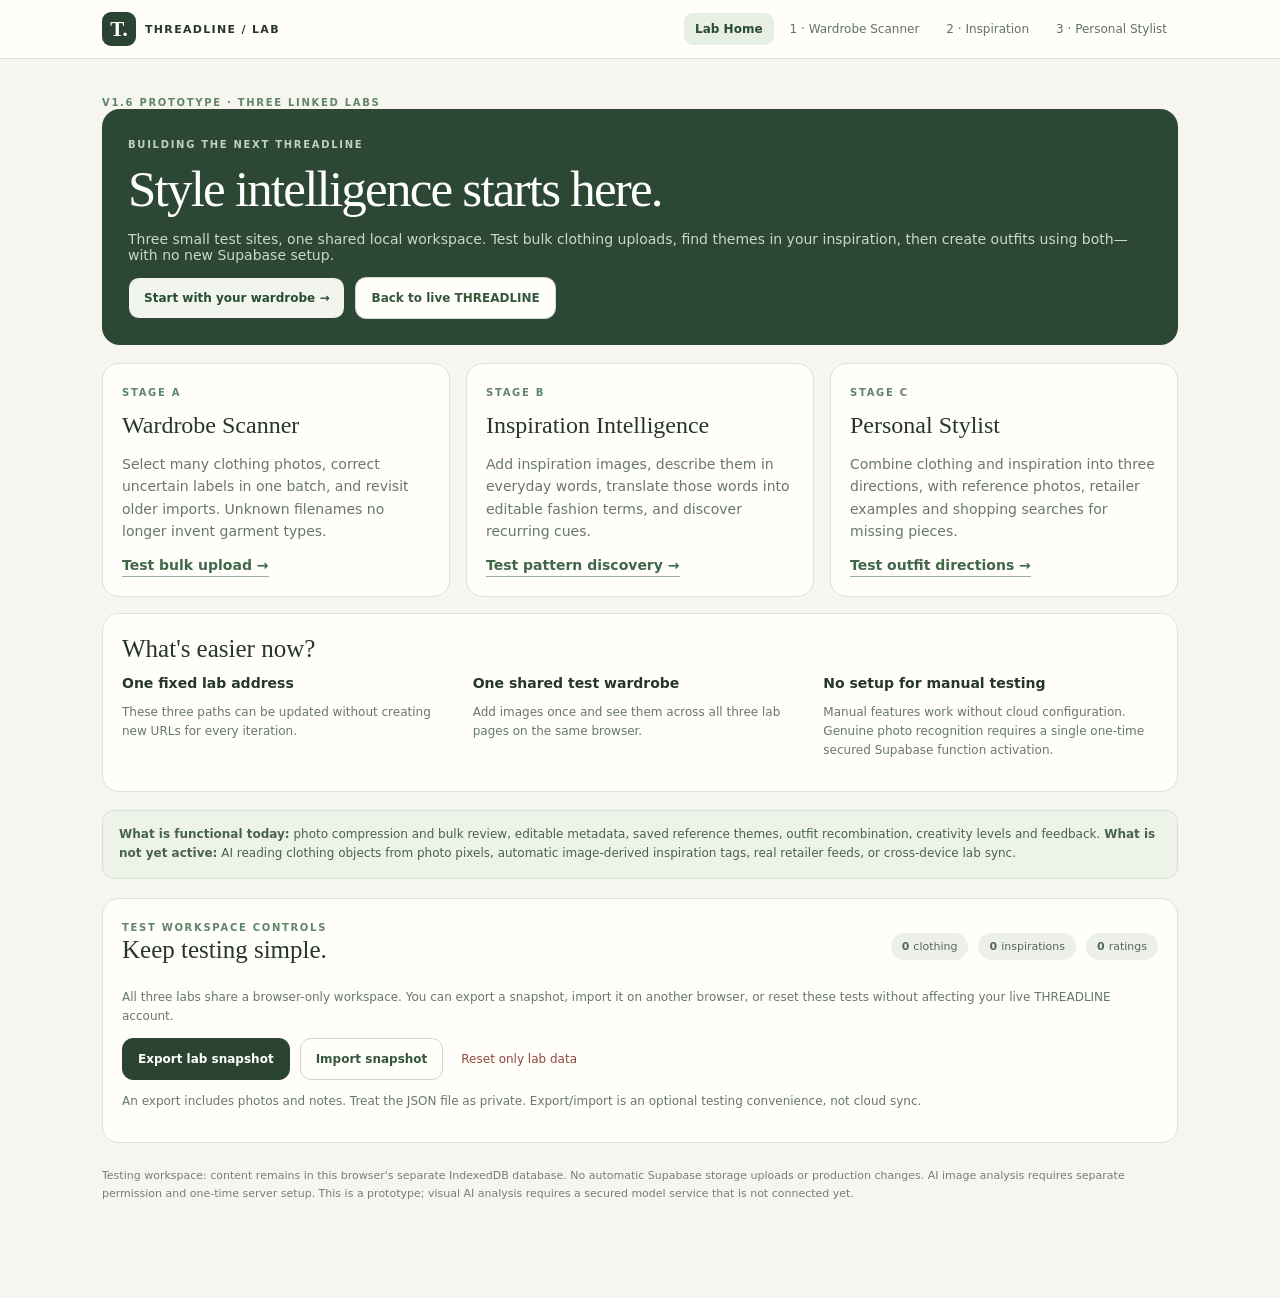
<file: lab/v16/index.html>
<!doctype html>
<html lang="en"><head><meta charset="utf-8"><meta name="viewport" content="width=device-width,initial-scale=1,viewport-fit=cover"><meta name="robots" content="noindex,nofollow"><meta name="theme-color" content="#f6f5f0"><meta name="description" content="Isolated THREADLINE V1.6 style intelligence prototypes"><title>V1.6 Test Hub · THREADLINE Lab</title><link rel="stylesheet" href="assets/lab.css"></head>
<body><header class="app-header"><div class="navwrap"><a class="brand" href=""><span class="brand-mark">T.</span> THREADLINE / LAB</a><nav class="navigation" aria-label="Testing pages"><a data-lab-nav="home" href="">Lab Home</a><a data-lab-nav="wardrobe" href="wardrobe/">1 · Wardrobe Scanner</a><a data-lab-nav="inspiration" href="inspiration/">2 · Inspiration</a><a data-lab-nav="stylist" href="stylist/">3 · Personal Stylist</a></nav></div></header>
<main class="wrapper"><span class="eyebrow">V1.6 PROTOTYPE · THREE LINKED LABS</span><section class="theme-hero"><span class="eyebrow">BUILDING THE NEXT THREADLINE</span><h1 class="title" style="color:white">Style intelligence starts here.</h1><p>Three small test sites, one shared local workspace. Test bulk clothing uploads, find themes in your inspiration, then create outfits using both—with no new Supabase setup.</p><div class="row"><a class="button" style="background:#f1f5ee;color:#264c31" href="wardrobe/">Start with your wardrobe →</a><a class="button-outline" href="../../">Back to live THREADLINE</a></div></section><div class="grid">
<article class="card"><span class="eyebrow">STAGE A</span><h3>Wardrobe Scanner</h3><p>Select many clothing photos, correct uncertain labels in one batch, and revisit older imports. Unknown filenames no longer invent garment types.</p><a class="link" href="wardrobe/">Test bulk upload →</a></article>
<article class="card"><span class="eyebrow">STAGE B</span><h3>Inspiration Intelligence</h3><p>Add inspiration images, describe them in everyday words, translate those words into editable fashion terms, and discover recurring cues.</p><a class="link" href="inspiration/">Test pattern discovery →</a></article>
<article class="card"><span class="eyebrow">STAGE C</span><h3>Personal Stylist</h3><p>Combine clothing and inspiration into three directions, with reference photos, retailer examples and shopping searches for missing pieces.</p><a class="link" href="stylist/">Test outfit directions →</a></article></div>
<div class="panel" style="margin-top:16px"><h2>What's easier now?</h2><div class="grid"><div><strong>One fixed lab address</strong><p class="small">These three paths can be updated without creating new URLs for every iteration.</p></div><div><strong>One shared test wardrobe</strong><p class="small">Add images once and see them across all three lab pages on the same browser.</p></div><div><strong>No setup for manual testing</strong><p class="small">Manual features work without cloud configuration. Genuine photo recognition requires a single one-time secured Supabase function activation.</p></div></div></div>
<div class="notice" style="margin-top:18px"><strong>What is functional today:</strong> photo compression and bulk review, editable metadata, saved reference themes, outfit recombination, creativity levels and feedback. <strong>What is not yet active:</strong> AI reading clothing objects from photo pixels, automatic image-derived inspiration tags, real retailer feeds, or cross-device lab sync.</div><section class="panel" style="margin-top:18px"><div class="row between"><div><span class="eyebrow">TEST WORKSPACE CONTROLS</span><h2>Keep testing simple.</h2></div><div class="row"><span class="pill"><strong id="count-items">0</strong> clothing</span><span class="pill"><strong id="count-insp">0</strong> inspirations</span><span class="pill"><strong id="count-rated">0</strong> ratings</span></div></div><p class="small">All three labs share a browser-only workspace. You can export a snapshot, import it on another browser, or reset these tests without affecting your live THREADLINE account.</p><div class="row"><button class="button" id="export-lab">Export lab snapshot</button><label class="button-outline" for="import-lab" style="cursor:pointer">Import snapshot<input type="file" id="import-lab" accept="application/json" style="display:none"></label><button class="button-quiet" id="clear-lab">Reset only lab data</button></div><p class="small">An export includes photos and notes. Treat the JSON file as private. Export/import is an optional testing convenience, not cloud sync.</p></section><div id="status" role="status" aria-live="polite"></div><p class="footnote">Testing workspace: content remains in this browser's separate IndexedDB database. No automatic Supabase storage uploads or production changes. AI image analysis requires separate permission and one-time server setup. This is a prototype; visual AI analysis requires a secured model service that is not connected yet.</p></main><script type="module" src="assets/hub.js"></script></body></html>
</file>
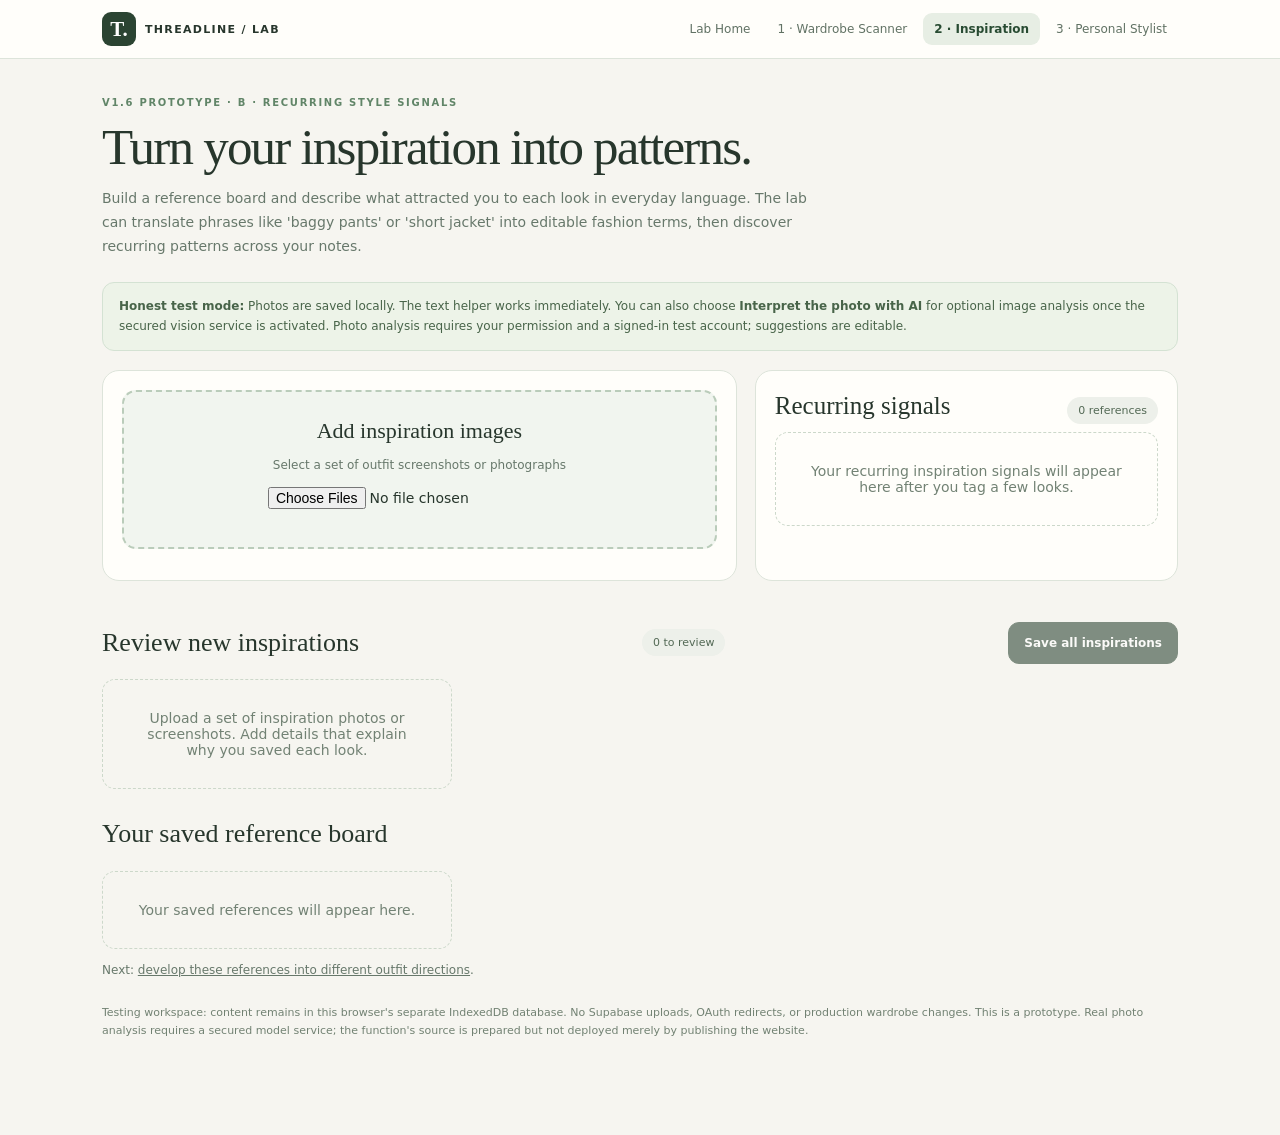
<file: lab/v16/inspiration/index.html>
<!doctype html>
<html lang="en"><head><meta charset="utf-8"><meta name="viewport" content="width=device-width,initial-scale=1,viewport-fit=cover"><meta name="robots" content="noindex,nofollow"><meta name="theme-color" content="#f6f5f0"><meta name="description" content="Isolated THREADLINE V1.6 style intelligence prototypes"><title>Inspiration Intelligence · THREADLINE Lab</title><link rel="stylesheet" href="../assets/lab.css?v=16-vision2"></head>
<body><header class="app-header"><div class="navwrap"><a class="brand" href="../"><span class="brand-mark">T.</span> THREADLINE / LAB</a><nav class="navigation" aria-label="Testing pages"><a data-lab-nav="home" href="../">Lab Home</a><a data-lab-nav="wardrobe" href="../wardrobe/">1 · Wardrobe Scanner</a><a data-lab-nav="inspiration" href="../inspiration/">2 · Inspiration</a><a data-lab-nav="stylist" href="../stylist/">3 · Personal Stylist</a></nav></div></header>
<main class="wrapper"><span class="eyebrow">V1.6 PROTOTYPE · B · RECURRING STYLE SIGNALS</span><h1 class="title">Turn your inspiration into patterns.</h1><p class="intro">Build a reference board and describe what attracted you to each look in everyday language. The lab can translate phrases like 'baggy pants' or 'short jacket' into editable fashion terms, then discover recurring patterns across your notes.</p><div class="notice"><strong>Honest test mode:</strong> Photos are saved locally. The text helper works immediately. You can also choose <strong>Interpret the photo with AI</strong> for optional image analysis once the secured vision service is activated. Photo analysis requires your permission and a signed-in test account; suggestions are editable.</div>
<section class="split"><div class="panel"><div id="dropzone" class="filezone"><strong>Add inspiration images</strong><p>Select a set of outfit screenshots or photographs</p><input id="files" type="file" accept="image/jpeg,image/png,image/webp" multiple aria-label="Choose inspiration photos"></div><p id="upload-progress" class="progress"></p></div>
<div class="panel"><div class="row between"><h2>Recurring signals</h2><span class="pill" id="inspo-count">0 references</span></div><div id="pattern-panel"></div></div></section>
<section style="margin-top:25px"><div class="row between"><h2 style="font:normal 26px Georgia,serif">Review new inspirations</h2><span id="draft-total" class="pill">0 to review</span><button class="button" id="save-all" disabled>Save all inspirations</button></div><div id="review-grid" class="review-grid"></div></section>
<section style="margin-top:30px"><h2 style="font:normal 26px Georgia,serif">Your saved reference board</h2><div class="review-grid" id="saved-grid"></div><p class="small">Next: <a href="../stylist/">develop these references into different outfit directions</a>.</p></section><div id="status" role="status" aria-live="polite"></div><p class="footnote">Testing workspace: content remains in this browser's separate IndexedDB database. No Supabase uploads, OAuth redirects, or production wardrobe changes. This is a prototype. Real photo analysis requires a secured model service; the function's source is prepared but not deployed merely by publishing the website.</p></main><script type="module" src="../assets/inspiration.js?v=16-vision2"></script></body></html>
</file>
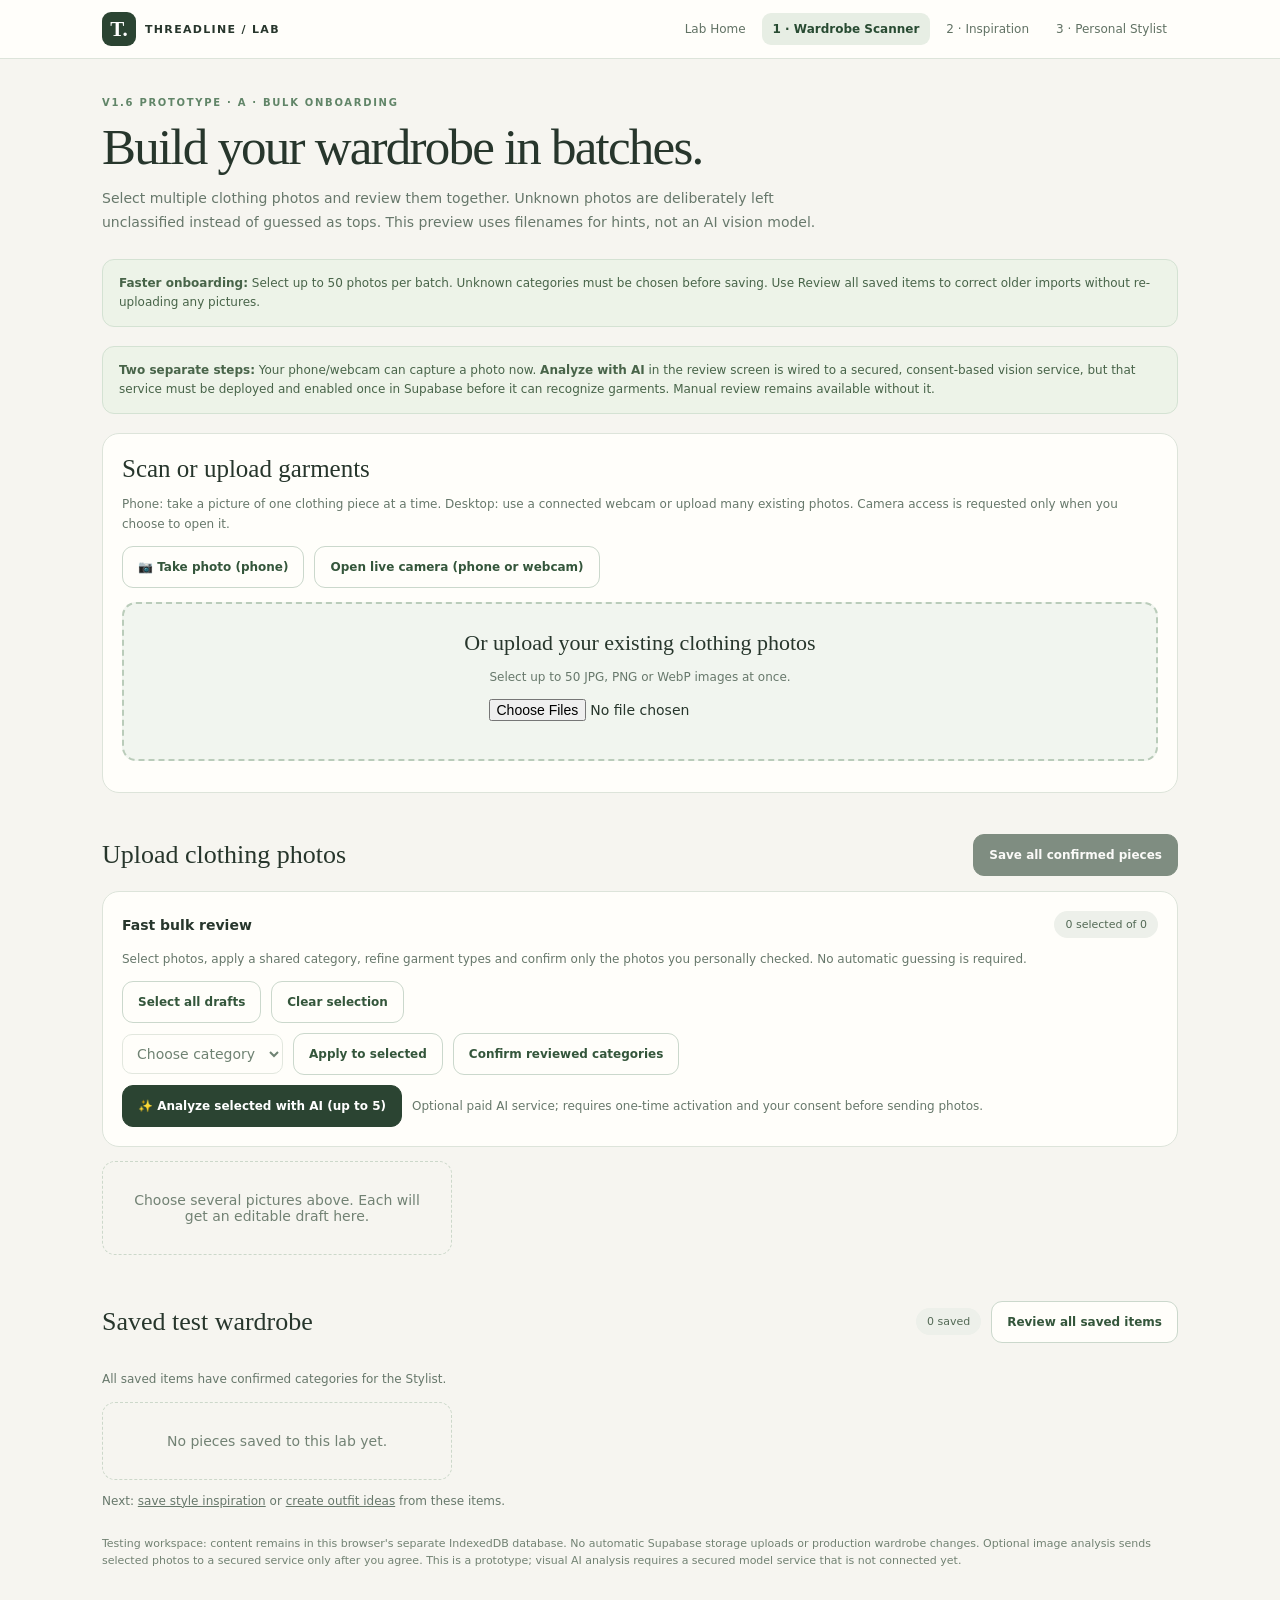
<file: lab/v16/wardrobe/index.html>
<!doctype html>
<html lang="en"><head><meta charset="utf-8"><meta name="viewport" content="width=device-width,initial-scale=1,viewport-fit=cover"><meta name="robots" content="noindex,nofollow"><meta name="theme-color" content="#f6f5f0"><meta name="description" content="Isolated THREADLINE V1.6 style intelligence prototypes"><title>Wardrobe Scanner · THREADLINE Lab</title><link rel="stylesheet" href="../assets/lab.css?v=16-vision2"></head>
<body><header class="app-header"><div class="navwrap"><a class="brand" href="../"><span class="brand-mark">T.</span> THREADLINE / LAB</a><nav class="navigation" aria-label="Testing pages"><a data-lab-nav="home" href="../">Lab Home</a><a data-lab-nav="wardrobe" href="../wardrobe/">1 · Wardrobe Scanner</a><a data-lab-nav="inspiration" href="../inspiration/">2 · Inspiration</a><a data-lab-nav="stylist" href="../stylist/">3 · Personal Stylist</a></nav></div></header>
<main class="wrapper"><span class="eyebrow">V1.6 PROTOTYPE · A · BULK ONBOARDING</span><h1 class="title">Build your wardrobe in batches.</h1><p class="intro">Select multiple clothing photos and review them together. Unknown photos are deliberately left unclassified instead of guessed as tops. This preview uses filenames for hints, not an AI vision model.</p><div class="notice"><strong>Faster onboarding:</strong> Select up to 50 photos per batch. Unknown categories must be chosen before saving. Use Review all saved items to correct older imports without re-uploading any pictures.</div>
<div class="notice"><strong>Two separate steps:</strong> Your phone/webcam can capture a photo now. <strong>Analyze with AI</strong> in the review screen is wired to a secured, consent-based vision service, but that service must be deployed and enabled once in Supabase before it can recognize garments. Manual review remains available without it.</div>
<section class="panel"><h2>Scan or upload garments</h2>
<p class="small">Phone: take a picture of one clothing piece at a time. Desktop: use a connected webcam or upload many existing photos. Camera access is requested only when you choose to open it.</p>
<div class="row" style="margin-bottom:14px"><label class="button-outline" for="camera-phone" style="cursor:pointer">📷 Take photo (phone)</label><input id="camera-phone" type="file" accept="image/*" capture="environment" style="position:absolute;left:-9999px;width:1px;height:1px" aria-label="Take a clothing photo with mobile camera">
<button class="button-outline" id="camera-start" type="button">Open live camera (phone or webcam)</button></div>
<div id="camera-box" hidden class="camera-stage"><video id="camera-video" autoplay muted playsinline aria-label="Live clothing camera preview"></video><div class="row" style="margin-top:10px"><button class="button" id="camera-snap" type="button">Capture this piece</button><button class="button-outline" id="camera-stop" type="button">Stop camera</button></div></div>
<div id="dropzone" class="filezone"><strong>Or upload your existing clothing photos</strong><p>Select up to 50 JPG, PNG or WebP images at once.</p><input id="file-input" type="file" accept="image/jpeg,image/png,image/webp" multiple aria-label="Select clothing photos"></div>
<p id="scan-progress" class="progress"></p></section>
<section style="margin-top:25px"><div class="row between"><h2 id="draft-heading" style="font:normal 26px Georgia,serif">Review your clothing drafts</h2><button class="button" id="save-all" disabled>Save all confirmed pieces</button></div>
<div class="panel batch-tools" style="margin-bottom:14px">
<div class="row between"><strong>Fast bulk review</strong><span class="pill" id="batch-selection-count">0 selected</span></div>
<p class="small">Select photos, apply a shared category, refine garment types and confirm only the photos you personally checked. No automatic guessing is required.</p>
<div class="row"><button class="button-outline" type="button" id="select-all-drafts">Select all drafts</button><button class="button-outline" type="button" id="clear-selection">Clear selection</button></div>
<div class="row" style="margin-top:10px"><select id="bulk-category" aria-label="Category for selected clothing"><option value="">Choose category</option><option>Tops</option><option>Outerwear</option><option>Bottoms</option><option>Shoes</option><option>Accessories</option></select><button class="button-outline" id="bulk-apply-category" type="button">Apply to selected</button><button class="button-outline" type="button" id="bulk-confirm-category">Confirm reviewed categories</button></div>
<div class="row" style="margin-top:10px"><button class="button" id="bulk-ai" type="button">✨ Analyze selected with AI (up to 5)</button><span class="small">Optional paid AI service; requires one-time activation and your consent before sending photos.</span></div>
</div><div id="review-grid" class="review-grid"></div></section>
<section style="margin-top:30px"><div class="row between"><h2 style="font:normal 26px Georgia,serif">Saved test wardrobe</h2><div class="row"><span class="pill" id="saved-count">0 saved</span><button class="button-outline" id="review-existing">Review all saved items</button></div></div><p id="review-guidance" class="small" role="status"></p><div class="review-grid" id="saved-grid"></div><p class="small">Next: <a href="../inspiration/">save style inspiration</a> or <a href="../stylist/">create outfit ideas</a> from these items.</p></section><div id="status" role="status" aria-live="polite"></div><p class="footnote">Testing workspace: content remains in this browser's separate IndexedDB database. No automatic Supabase storage uploads or production wardrobe changes. Optional image analysis sends selected photos to a secured service only after you agree. This is a prototype; visual AI analysis requires a secured model service that is not connected yet.</p></main><script type="module" src="../assets/wardrobe.js?v=16-vision2"></script></body></html>
</file>
<file: lab/v16/assets/lab.css>
:root{--bg:#f6f5f0;--paper:#fffefa;--ink:#27362c;--muted:#67786b;--border:#dde4da;--sage:#557b60;--pale:#e7eee4;--rust:#ad644d}*{box-sizing:border-box}html{scroll-behavior:smooth}body{font-family:Inter,ui-sans-serif,system-ui,-apple-system,sans-serif;background:var(--bg);color:var(--ink);margin:0;min-height:100vh;font-size:14px}button,input,select,textarea{font:inherit}button{cursor:pointer}button:disabled{cursor:wait;opacity:.58}a{color:inherit}.app-header{background:var(--paper);border-bottom:1px solid var(--border);position:sticky;top:0;z-index:20}.navwrap{max-width:1120px;margin:auto;padding:12px 22px;display:flex;align-items:center;gap:20px;justify-content:space-between;flex-wrap:wrap}.brand{text-decoration:none;display:flex;align-items:center;gap:9px;font-size:11px;letter-spacing:.12em;font-weight:900}.brand-mark{display:grid;place-items:center;background:#2b4432;border-radius:9px;width:34px;height:34px;color:#fff;font:bold 21px Georgia,serif;letter-spacing:0}.navigation{display:flex;flex-wrap:wrap;gap:5px}.navigation a{font-size:12px;text-decoration:none;padding:9px 11px;border-radius:9px;color:#617264}.navigation a[aria-current=page],.navigation a:hover{background:var(--pale);color:#284b32;font-weight:700}.wrapper{max-width:1120px;margin:0 auto;padding:34px 22px 72px}.eyebrow{font-size:10px;letter-spacing:.17em;color:#618568;text-transform:uppercase;font-weight:850}.title{font:normal clamp(30px,4.5vw,51px)/1.08 Georgia,serif;letter-spacing:-.035em;margin:11px 0 12px}.intro{color:var(--muted);line-height:1.7;max-width:720px;margin:0 0 24px}.grid{display:grid;grid-template-columns:repeat(3,minmax(0,1fr));gap:16px}.split{display:grid;grid-template-columns:1.2fr .8fr;gap:18px}.panel,.card{background:var(--paper);border:1px solid var(--border);border-radius:17px;padding:19px;min-width:0}.panel h2{font:normal 25px Georgia,serif;margin:2px 0 12px}.card h3{font:normal 24px Georgia,serif;margin:13px 0 8px}.card p,.panel p{line-height:1.6;color:var(--muted)}.card a.link{display:inline-flex;align-items:center;text-decoration:none;color:#416749;font-weight:800;border-bottom:1px solid #9ab09a;padding-bottom:3px}.small{font-size:12px;color:var(--muted);line-height:1.6}.notice{border:1px solid #d4e2d3;background:#edf3e8;padding:14px 16px;border-radius:12px;color:#486449;font-size:12px;line-height:1.6;margin-bottom:19px}.danger{border-color:#ecd9d2;background:#fff3ed;color:#99513b}.status{margin:15px 0;font-size:12px;padding:11px;border-radius:10px}.status:empty{display:none}.status.good{background:#eaf1e7;color:#416849}.status.bad{background:#ffede7;color:#a64f36}.button,.button-outline{display:inline-flex;justify-content:center;align-items:center;gap:7px;background:#2b4432;color:#fff;padding:11px 15px;border:1px solid #2b4432;border-radius:11px;font-size:12px;text-decoration:none;font-weight:800;min-height:42px}.button:hover{background:#405e46}.button-outline{color:#34563b;background:#fffefa;border-color:#cbd8cc}.button-outline:hover{background:#edf4ec}.button-quiet{color:#8f483c;background:none;border:0;font-size:12px;padding:8px}.row{display:flex;gap:10px;align-items:center;flex-wrap:wrap}.between{justify-content:space-between}.field{display:flex;flex-direction:column;gap:6px;min-width:0}.field label{font-weight:750;font-size:11px}.field input,.field select,.field textarea{width:100%;min-width:0;border:1px solid #d6ded3;background:#fffefa;color:#2d3b30;border-radius:10px;padding:11px 12px;font-size:13px;outline:0}.field :focus{border-color:#829d87;box-shadow:0 0 0 3px #e0eadd}.field textarea{min-height:73px;resize:vertical}.field-grid{display:grid;grid-template-columns:repeat(2,minmax(0,1fr));gap:12px}.filezone{border:2px dashed #baccba;border-radius:14px;background:#f1f5ef;text-align:center;padding:26px 15px}.filezone input{max-width:100%;margin:12px auto}.filezone strong{display:block;font:normal 22px Georgia,serif}.filezone p{font-size:12px;margin-bottom:0}.stack{display:flex;flex-direction:column;gap:13px}.review-grid{display:grid;grid-template-columns:repeat(auto-fill,minmax(305px,1fr));gap:13px}.review-item{border:1px solid var(--border);background:var(--paper);border-radius:14px;padding:13px}.review-top{display:flex;gap:12px;align-items:start;margin-bottom:12px}.thumb{width:108px;height:126px;border-radius:9px;object-fit:contain;background:#e9ece6;flex-shrink:0}.thumb-mini{width:65px;height:80px;border-radius:8px;object-fit:contain;background:#e9ece6}.pill{padding:6px 10px;font-size:11px;border-radius:50px;background:#edf0ea;color:#536955;display:inline-flex;gap:4px;align-items:center;border:1px solid transparent}.pill.active{background:#d6e7d5;color:#345b3f;border-color:#93b294}.tagset{display:flex;flex-wrap:wrap;gap:5px}.tagset button{padding:7px 9px;border:1px solid #dbe5db;border-radius:20px;color:#526955;background:#fffefa;font-size:11px}.tagset button.active{background:#dcead9;border-color:#8eae94;color:#294c31;font-weight:750}.muted-rule{border:0;border-top:1px solid var(--border);margin:18px 0}.progress{font-size:12px;color:#536e56}.bar{height:8px;background:#e3e9df;border-radius:20px;overflow:hidden}.bar>div{height:100%;background:#7a9a80}.preview-photos{display:grid;grid-template-columns:repeat(3,1fr);gap:5px;margin-bottom:12px}.preview-photos>div{background:#e9eee5;border-radius:9px;min-height:120px;display:grid;place-items:center;overflow:hidden}.preview-photos img{width:100%;height:170px;object-fit:contain}.summary{padding:11px;background:#eef3e9;border-radius:10px;font-size:12px;color:#48664b}.select-wide{min-width:180px}.archive{max-height:580px;overflow:auto}.outfit{border:1px solid #dce6dc;border-radius:14px;padding:15px;background:#fffefa}.outfit h3{font:normal 23px Georgia,serif;margin:5px 0}.outfit p{font-size:12px;color:#677b6b;line-height:1.7}.outfit img{max-height:160px}.outfit .outfit-pieces{display:grid;grid-template-columns:repeat(4,minmax(0,1fr));gap:8px}.outfit .piece{text-align:center;min-width:0}.outfit .piece img{width:100%;height:120px;object-fit:contain;border-radius:9px;background:#f1f2ee}.outfit .piece .placeholder{height:120px;background:#e5ede4;display:grid;place-items:center;border-radius:9px;font-size:11px;color:#526f58}.outfit .piece span{display:block;font-size:10px;color:#647265;margin-top:6px;overflow-wrap:anywhere}.footnote{font-size:11px;color:#728273;margin:24px 0;line-height:1.6}.signal{display:flex;justify-content:space-between;align-items:center;gap:8px;margin-bottom:11px}.signal span{font-size:12px}.radio-pills{display:flex;gap:7px;flex-wrap:wrap}.radio-pills button{background:#fffefa;border:1px solid #d7e1d6;border-radius:9px;padding:11px 13px;font-size:12px}.radio-pills button.active{background:#355640;color:white;border-color:#355640}.empty{text-align:center;padding:30px;color:#728274;border:1px dashed #ccd8ca;border-radius:13px}.theme-hero{background:#2d4735;border-radius:18px;padding:26px;color:#f5f7ef;margin-bottom:18px}.theme-hero p{color:#c9d9c7}.theme-hero .eyebrow{color:#bbd5b6}.page-links{display:flex;gap:10px;flex-wrap:wrap}@media(max-width:850px){.grid,.split{grid-template-columns:1fr 1fr}.grid .card:last-child{grid-column:1/-1}.outfit .piece img,.outfit .piece .placeholder{height:90px}}@media(max-width:640px){.wrapper{padding:21px 14px 52px}.navwrap{padding:11px 14px;gap:11px}.navigation{width:100%;overflow-x:auto;flex-wrap:nowrap}.navigation a{white-space:nowrap;padding:8px 9px}.grid,.split,.field-grid{grid-template-columns:1fr}.grid .card:last-child{grid-column:auto}.review-grid{grid-template-columns:1fr}.review-top{align-items:center}.thumb{width:95px;height:111px}.preview-photos img{height:120px}.outfit .piece img,.outfit .piece .placeholder{height:85px}.outfit .piece span{font-size:9px}}

/* V1.6 Lab: reference images are illustrative catalog examples, not outfit renderings. */
.inspo-reference{border:1px solid #d8e5d6;background:#f4f8f1;border-radius:12px;padding:11px;margin:12px 0;font-size:11px;color:#455b48}
.inspo-reference-images{display:flex;gap:7px;margin:9px 0}
.inspo-reference-images img{width:74px;height:94px;object-fit:cover;border-radius:8px;background:#e3ebe0}
.retailer-note{font-size:9px!important;color:#758576!important;line-height:1.3}
.retailer-section{border-top:1px solid var(--border);margin:12px 0;padding-top:13px;font-size:12px}
.retailer-section>strong{display:block;margin-bottom:5px;color:#324b38}
.retailer-grid{display:grid;grid-template-columns:repeat(2,minmax(0,1fr));gap:9px;margin:12px 0}
.retailer-example{border:1px solid #dde5dc;border-radius:10px;padding:8px;display:flex;align-items:center;gap:8px;text-decoration:none;background:#fff;min-width:0}
.retailer-example:hover{border-color:#93ae93;background:#f6faf4}
.retailer-example img{width:47px;height:65px;object-fit:contain;border-radius:6px;background:#f4f4f1;flex:none}
.retailer-example span{font-size:10px;line-height:1.4;overflow-wrap:anywhere}
.retailer-example small{display:block;font-size:9px;margin-top:4px;color:#728072}
.shopping-search{font-size:11px;line-height:1.8}
.shopping-search a{color:#426a48;text-underline-offset:2px}
@media(max-width:600px){.retailer-grid{grid-template-columns:1fr}.retailer-example img{height:50px}.inspo-reference-images img{width:60px;height:78px}}

/* Optional device camera. Keep hidden until explicit user permission. */
[hidden]{display:none!important}
.camera-stage{border:1px solid #d5e0d1;background:#1b2820;border-radius:15px;padding:12px;margin-bottom:14px}
.camera-stage video{display:block;max-width:100%;width:100%;max-height:340px;object-fit:contain;border-radius:10px;background:#15231a}
.camera-stage .button-outline{background:#f6f7f3}
.piece-role{display:block;font-size:9px;letter-spacing:.1em;color:#45684c;font-weight:900;margin-bottom:6px;background:#e7efe4;padding:4px 7px;border-radius:7px}
.outfit .piece{padding:3px;border:1px solid #e9ede6;border-radius:10px;min-width:0}

/* More forgiving media presentation: third-party retailer image links often expire. */
.image-fallback-shell{position:relative;display:flex;align-items:center;justify-content:center;overflow:hidden;background:#edf1e9;border-radius:9px;min-width:0;flex:none}
.image-fallback-shell img{display:block;width:100%;height:100%;object-fit:contain}
.outfit .piece .image-fallback-shell{height:125px;width:100%}
.inspo-reference-images .image-fallback-shell{height:94px;width:76px}
.retailer-example .image-fallback-shell{width:51px;height:67px}
.photo-unavailable{height:100%;width:100%;background:#e5ede4;display:flex;flex-direction:column;align-items:center;justify-content:center;gap:3px;text-align:center;padding:5px;color:#4d6953}
.photo-unavailable>span{font-size:25px}
.photo-unavailable small{font-size:9px;line-height:1.25;color:#56705d}
.retailer-example .photo-unavailable small{font-size:8px}
.retailer-example .image-fallback-shell img{width:100%;height:100%}
.inspo-reference-images .image-fallback-shell img{width:100%;height:100%;object-fit:cover}
.review-quickbar{margin:9px 0 12px;padding:10px;background:#f3f6f0;border-radius:10px;display:grid;gap:8px}
.review-quickbar label{font-size:12px;font-weight:700;display:flex;align-items:center;gap:7px}
.review-quickbar input[type=checkbox]{accent-color:#365e43;width:17px;height:17px}
.review-quickbar .tagset button{padding:7px 9px}
.batch-tools select{min-width:150px;padding:10px;border:1px solid #d6ded3;border-radius:10px;color:#334f3a;background:#fffefa;max-width:100%}
.analysis-result{background:#eff4ed;border:1px solid #d5e4d1;color:#324f3b;border-radius:12px;margin:11px 0;padding:13px;font-size:12px;line-height:1.6}
.analysis-result p{margin:8px 0;color:#526c57}
.analysis-result ul{margin:6px 0;padding-left:19px;color:#526c57}
.analysis-result li{margin:4px 0}
@media(max-width:640px){.outfit .piece .image-fallback-shell{height:92px}.inspo-reference-images .image-fallback-shell{height:78px;width:61px}.batch-tools .row{align-items:stretch}.batch-tools .button,.batch-tools .button-outline{min-height:40px}}

.outfit .piece .image-fallback-shell img{width:100%;height:100%;object-fit:contain}
</file>
